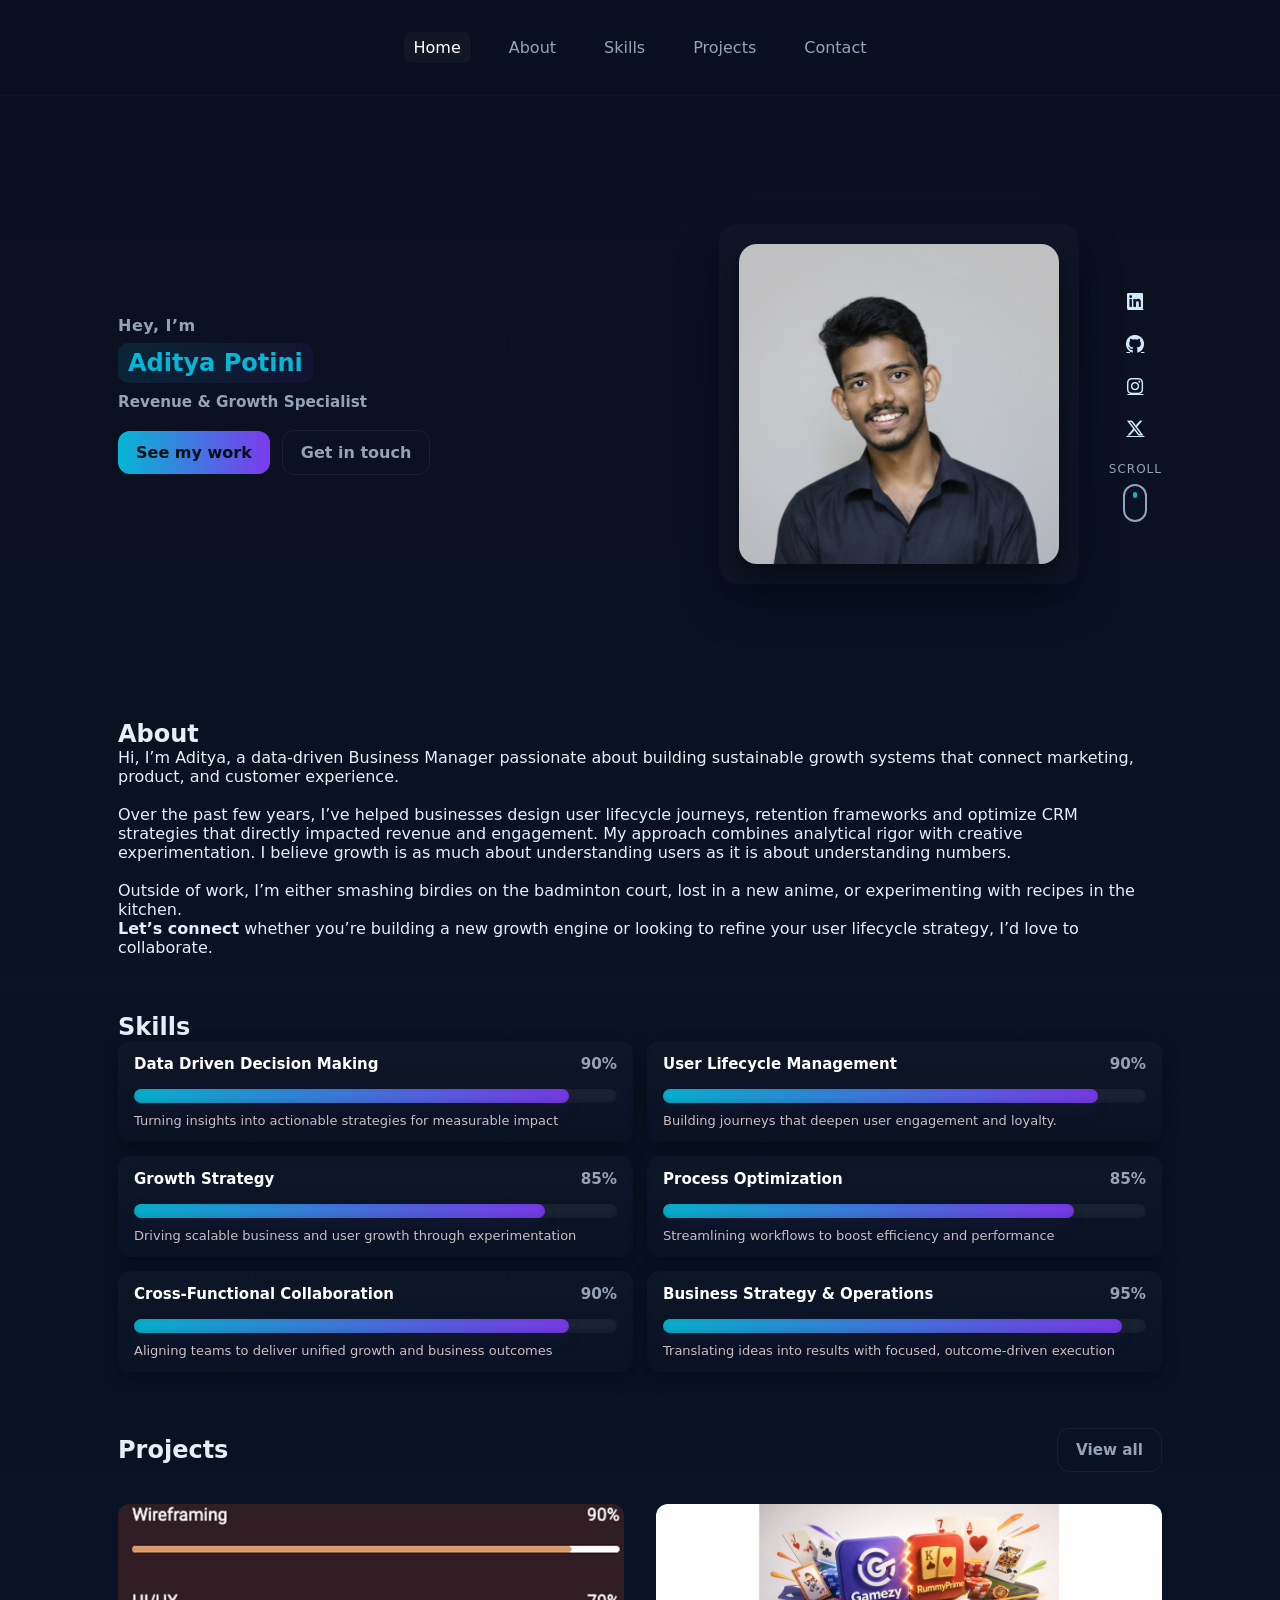
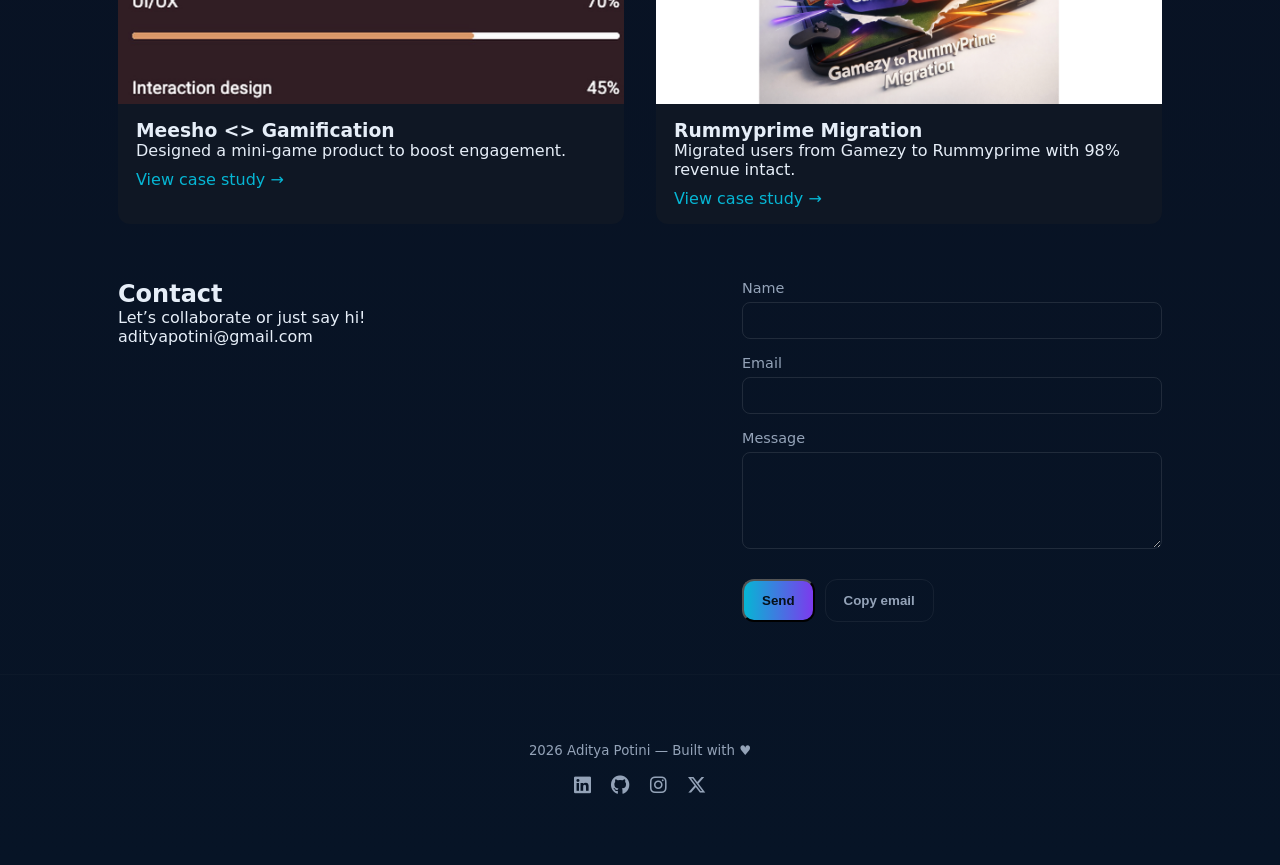
<file: index.html>
<!DOCTYPE html>
<html lang="en">
<head>
  <meta charset="utf-8" />
  <meta name="viewport" content="width=device-width,initial-scale=1" />
  <title>Aditya Potini — Revenue & Growth Specialist</title>
  <meta name="description" content="Revenue & Growth Specialist — CRM strategy, user lifecycle, and product growth." />
  <link rel="stylesheet" href="styles.css" />
  <link rel="stylesheet" href="https://cdnjs.cloudflare.com/ajax/libs/font-awesome/6.5.0/css/all.min.css"/>
</head>
<body>

  <header class="site-header">
    <div class="container header-inner">
      <button id="nav-toggle" class="nav-toggle" aria-label="Toggle navigation">
        <span></span><span></span><span></span>
      </button>
      <nav id="nav" class="nav" aria-label="Main navigation">
        <ul>
          <li><a href="#home" class="nav-link active">Home</a></li>
          <li><a href="#about" class="nav-link">About</a></li>
          <li><a href="#skills" class="nav-link">Skills</a></li>
          <li><a href="#projects" class="nav-link">Projects</a></li>
          <li><a href="#contact" class="nav-link">Contact</a></li>
        </ul>
      </nav>
    </div>
  </header>

  <main>

    <section id="home" class="hero">
      <div class="container hero-inner">

        <div class="hero-left">
          <p class="eyebrow">Hey, I’m</p>
          <h1 class="hero-title">Aditya Potini</h1>
          
          <div class="hero-meta">
            <ul class="skill-list">
              <li><strong>Revenue & Growth Specialist </strong></li>
            </ul>
          </div>
          <br>
          <div class="hero-ctas">
            <a class="btn primary" href="#projects">See my work</a>
            <a class="btn ghost" href="#contact">Get in touch</a>
          </div>

        </div>

        <div class="hero-right">
          <div class="hero-card">
            <img src="images/profile.jpg" alt="Aditya Potini" class="profile-photo" />
          </div>

          <div class="hero-side">
            <div class="side-socials">
              <a class="linkedin" href="https://www.linkedin.com/in/potini-aditya/" target="_blank" aria-label="LinkedIn"><i class="fab fa-linkedin"></i></a>
              <a class="github" href="https://github.com/adityapotini-a11y" target="_blank" aria-label="GitHub"><i class="fab fa-github"></i></a>
              <a class="instagram" href="https://www.instagram.com/aditya_potini" target="_blank" aria-label="Instagram"><i class="fab fa-instagram"></i></a>
              <a class="x" href="https://x.com/PotiniAditya" target="_blank" aria-label="X"><i class="fab fa-x-twitter"></i></a>
            </div>

            <div class="scroll-cue">
              <span>Scroll</span>
              <div class="mouse"><div class="wheel"></div></div>
            </div>
          </div>
        </div>

      </div>
    </section>

    <section id="about" class="section">
      <div class="container">
        <h2>About</h2>
        <p class="lead">Hi, I’m Aditya, a data-driven Business Manager passionate about building sustainable growth systems that connect marketing, product, and customer experience.
                <br><br>Over the past few years, I’ve helped businesses design user lifecycle journeys, retention frameworks and optimize CRM strategies that directly impacted revenue and engagement.
                My approach combines analytical rigor with creative experimentation. I believe growth is as much about understanding users as it is about understanding numbers.
                <br><br>Outside of work, I’m either smashing birdies on the badminton court, lost in a new anime, or experimenting with recipes in the kitchen.
                <br><strong>Let’s connect</strong> whether you’re building a new growth engine or looking to refine your user lifecycle strategy, I’d love to collaborate.
            </p>
      </div>
    </section>

    <section id="skills" class="section bg-muted">
      <div class="container">
        <h2>Skills</h2>

        <div class="skills-grid revamp">
          <div class="skill" data-percent="90" tabindex="0" aria-label="Data Driven Decision Making">
            <div class="skill-header">
              <div class="skill-name">Data Driven Decision Making</div>
              <div class="skill-value" aria-hidden="true">0%</div>
            </div>
            <div class="bar-wrap" role="progressbar" aria-valuemin="0" aria-valuemax="100" aria-valuenow="0">
              <div class="bar">
                <div class="bar-fill"></div>
                <div class="bar-tip">Data Driven Decision Making — 90%</div>
              </div>
            </div>
            <div class="skill-desc">Turning insights into actionable strategies for measurable impact</div>
          </div>

          <div class="skill" data-percent="90" tabindex="0" aria-label="User Lifecycle Management">
            <div class="skill-header">
              <div class="skill-name">User Lifecycle Management</div>
              <div class="skill-value" aria-hidden="true">0%</div>
            </div>
            <div class="bar-wrap" role="progressbar" aria-valuemin="0" aria-valuemax="100" aria-valuenow="0">
              <div class="bar">
                <div class="bar-fill"></div>
                <div class="bar-tip">User Lifecycle Management — 90%</div>
              </div>
            </div>
            <div class="skill-desc">Building journeys that deepen user engagement and loyalty.</div>
          </div>

          <div class="skill" data-percent="85" tabindex="0" aria-label="Growth Strategy">
            <div class="skill-header">
              <div class="skill-name">Growth Strategy</div>
              <div class="skill-value" aria-hidden="true">0%</div>
            </div>
            <div class="bar-wrap" role="progressbar" aria-valuemin="0" aria-valuemax="100" aria-valuenow="0">
              <div class="bar">
                <div class="bar-fill"></div>
                <div class="bar-tip">Growth Strategy — 85%</div>
              </div>
            </div>
            <div class="skill-desc">Driving scalable business and user growth through experimentation</div>
          </div>

          <div class="skill" data-percent="85" tabindex="0" aria-label="Process Optimization">
            <div class="skill-header">
              <div class="skill-name">Process Optimization</div>
              <div class="skill-value" aria-hidden="true">0%</div>
            </div>
            <div class="bar-wrap" role="progressbar" aria-valuemin="0" aria-valuemax="100" aria-valuenow="0">
              <div class="bar">
                <div class="bar-fill"></div>
                <div class="bar-tip">Process Optimization — 85%</div>
              </div>
            </div>
            <div class="skill-desc">Streamlining workflows to boost efficiency and performance</div>
          </div>

          <div class="skill" data-percent="90" tabindex="0" aria-label="Cross-Functional Collaboration">
            <div class="skill-header">
              <div class="skill-name">Cross-Functional Collaboration</div>
              <div class="skill-value" aria-hidden="true">0%</div>
            </div>
            <div class="bar-wrap" role="progressbar" aria-valuemin="0" aria-valuemax="100" aria-valuenow="0">
              <div class="bar">
                <div class="bar-fill"></div>
                <div class="bar-tip">Cross-Functional Collaboration — 90%</div>
              </div>
            </div>
            <div class="skill-desc">Aligning teams to deliver unified growth and business outcomes</div>
          </div>

          <div class="skill" data-percent="95" tabindex="0" aria-label="Business Strategy & Operations">
            <div class="skill-header">
              <div class="skill-name">Business Strategy & Operations</div>
              <div class="skill-value" aria-hidden="true">0%</div>
            </div>
            <div class="bar-wrap" role="progressbar" aria-valuemin="0" aria-valuemax="100" aria-valuenow="0">
              <div class="bar">
                <div class="bar-fill"></div>
                <div class="bar-tip">Business Strategy & Operations — 95%</div>
              </div>
            </div>
            <div class="skill-desc">Translating ideas into results with focused, outcome-driven execution</div>
          </div>

        </div>
      </div>
    </section>

<section id="projects" class="section">
  <div class="container">

    <div class="section-header">
      <h2>Projects</h2>
      <a href="projects.html" class="btn ghost view-all">View all</a>
    </div>

    <div class="projects-row">
      <article class="project-card">
        <img src="images/project2-1200.jpg" alt="Meesho Gamification" class="project-img" loading="lazy" />
        <div class="project-content">
          <h3>Meesho <> Gamification</h3>
          <p>Designed a mini-game product to boost engagement.</p>
          <a href="https://www.figma.com/slides/kXOizM3h6haDOddM2yCNJB/Mini-Games?node-id=1-2232&t=a9RXMoNcwJnkuTYv-1"
             class="project-link">View case study →</a>
        </div>
      </article>

      <article class="project-card">
        <img src="images/project3-1200.jpg" alt="Rummyprime Migration" class="project-img" loading="lazy" />
        <div class="project-content">
          <h3>Rummyprime Migration</h3>
          <p>Migrated users from Gamezy to Rummyprime with 98% revenue intact.</p>
          <a href="https://www.figma.com/slides/WIv1gRalsdqgYY54H8X1F6/Rummyprime?node-id=2190-2074&t=EuYDXsN1j1mQWg0J-1" 
              class="project-link">View case study →</a>
        </div>
      </article>
    </div>

  </div>
</section>


    <section id="contact" class="section contact-section bg-dark">
      <div class="container contact-inner">
        <div>
          <h2>Contact</h2>
          <p>Let’s collaborate or just say hi!</p>
          <p class="email-large">adityapotini@gmail.com</p>
        </div>

        <form id="contact-form" class="contact-form" action="mailto:adityapotini@gmail.com" method="post" enctype="text/plain">
          <label><span>Name</span><input name="name" required /></label>
          <label><span>Email</span><input name="email" type="email" required /></label>
          <label><span>Message</span><textarea name="message" rows="5" required></textarea></label>

          <div class="form-actions">
            <button type="submit" class="btn primary">Send</button>
            <button type="button" id="copy-email" class="btn ghost">Copy email</button>
          </div>

          <p id="form-msg" class="form-msg" aria-live="polite"></p>
        </form>
      </div>
    </section>
  </main>

  <footer class="site-footer">
    <div class="container">
      <small><span id="year"></span> Aditya Potini — Built with ♥</small>
      <div class="socials">
        <a class="linkedin" href="https://www.linkedin.com/in/potini-aditya/" target="_blank" aria-label="LinkedIn"><i class="fab fa-linkedin"></i></a>
        <a class="github" href="https://github.com/adityapotini-a11y" target="_blank" aria-label="GitHub"><i class="fab fa-github"></i></a>
        <a class="instagram" href="https://www.instagram.com/aditya_potini" target="_blank" aria-label="Instagram"><i class="fab fa-instagram"></i></a>
        <a class="x" href="https://x.com/PotiniAditya" target="_blank" aria-label="X"><i class="fab fa-x-twitter"></i></a>
      </div>
    </div>
  </footer>

  <script src="script.js"></script>
</body>
</html>
</file>
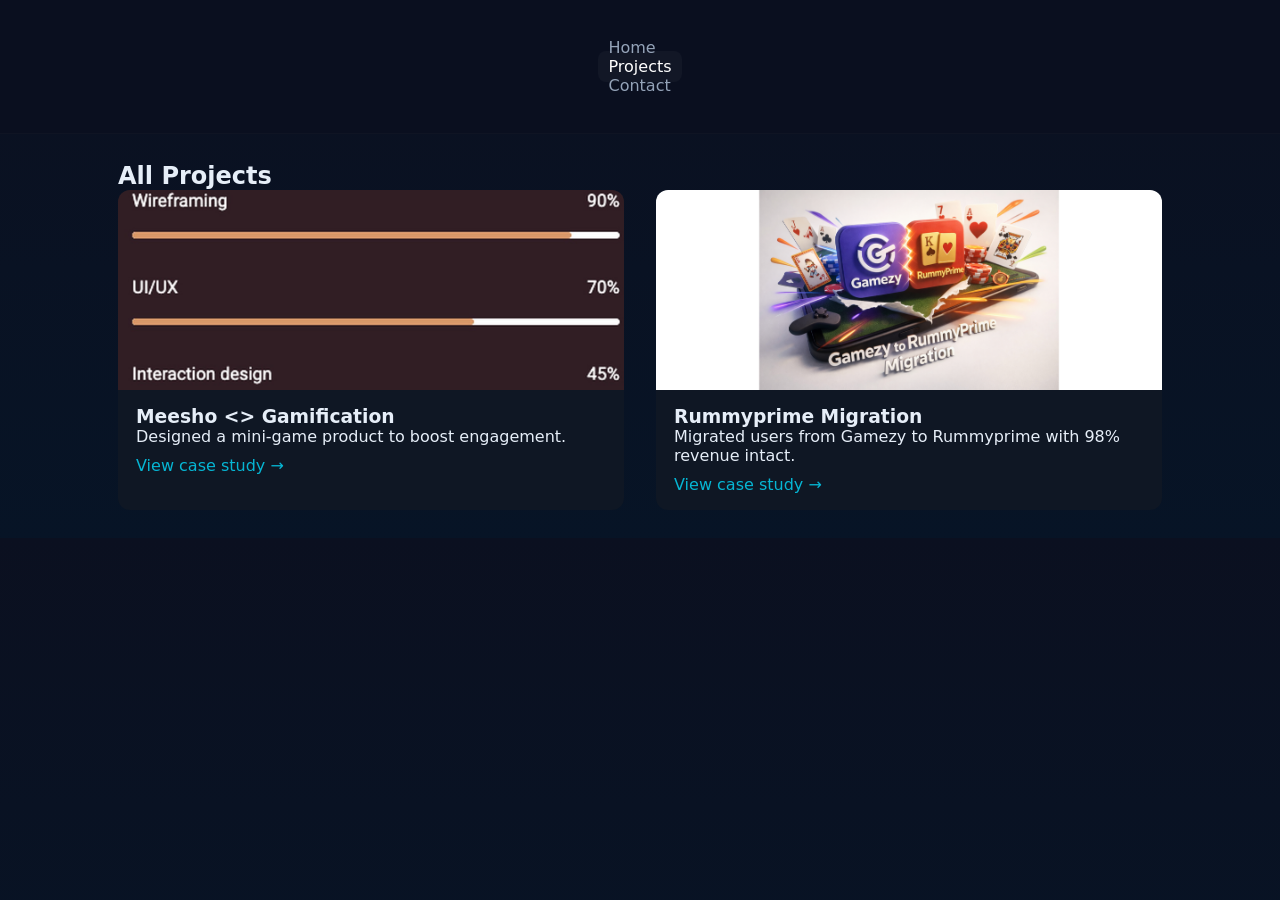
<file: projects.html>
<!DOCTYPE html>
<html lang="en">
<head>
  <meta charset="utf-8" />
  <meta name="viewport" content="width=device-width, initial-scale=1" />
  <title>Projects — Aditya Potini</title>
  <meta name="description" content="All projects by Aditya Potini" />
  <link rel="stylesheet" href="styles.css" />
</head>
<body>

  <header class="site-header">
    <div class="container header-inner">
      <nav class="nav open">
        <ul>
          <li><a href="index.html#home">Home</a></li>
          <li><a href="index.html#projects" class="active">Projects</a></li>
          <li><a href="index.html#contact">Contact</a></li>
        </ul>
      </nav>
    </div>
  </header>

  <main>
    <section class="section">
      <div class="container">
        <h1>All Projects</h1>

        <div class="projects-row">
          <!-- Reuse same project cards -->
          
          <article class="project-card">
            <img src="images/project2-1200.jpg" class="project-img" alt="Meesho Gamification" />
            <div class="project-content">
              <h3>Meesho <> Gamification</h3>
              <p>Designed a mini-game product to boost engagement.</p>
              <a href="#" class="project-link">View case study →</a>
            </div>
          </article>

          <article class="project-card">
            <img src="images/project3-1200.jpg" class="project-img" alt="Rummyprime Migration" />
            <div class="project-content">
              <h3>Rummyprime Migration</h3>
              <p>Migrated users from Gamezy to Rummyprime with 98% revenue intact.</p>
              <a href="#" class="project-link">View case study →</a>
            </div>
          </article>

          <!-- Add more here -->
        </div>

      </div>
    </section>
  </main>

</body>
</html>
</file>
<file: styles.css>
:root {
	--bg: #0b1020;
	--card: #0f1724;
	--muted: #94a3b8;
	--accent: #06b6d4;
	--glass: rgba(255, 255, 255, 0.03);

  /* header height used by scroll-margin-top */
  --site-header-height: 72px;
}

/* Ensure sections are offset from sticky header when scrolled to */
section {
  scroll-margin-top: calc(var(--site-header-height) + 12px);
}

* {
	box-sizing: border-box;
	margin: 0;
	padding: 0
}

html {
	scroll-behavior: smooth
}

body {
	font-family: Inter, system-ui, -apple-system, "Segoe UI", Roboto, "Helvetica Neue", Arial;
	background: linear-gradient(180deg, var(--bg) 0%, #071426 100%);
	color: #e6eef8;
	-webkit-font-smoothing: antialiased;
}

.container {
	max-width: 1100px;
	margin: 0 auto;
	padding: 28px
}

/* Header - centered nav */
header.site-header {
	position: sticky;
	top: 0;
	background: rgba(11, 16, 32, 0.95);
	backdrop-filter: blur(8px);
	z-index: 20;
	border-bottom: 1px solid rgba(255, 255, 255, 0.02);
}

.header-inner {
	display: flex;
	justify-content: center;
	align-items: center;
}

.nav ul {
	display: flex;
	gap: 28px;
	list-style: none;
	justify-content: center;
	flex-wrap: wrap;
	padding: 10px 0;
}

.nav a {
	color: var(--muted);
	text-decoration: none;
	padding: 6px 10px;
	border-radius: 8px;
	font-weight: 500;
	transition: background .2s, color .2s;
}

.nav a:hover,
.nav a.active {
	color: #fff;
	background: var(--glass);
}

/* Nav toggle (mobile) */
.nav-toggle {
	display: none;
	background: none;
	border: 0;
	cursor: pointer;
	position: absolute;
	left: 20px;
	top: 18px;
}

.nav-toggle span {
	display: block;
	width: 22px;
	height: 2px;
	margin: 4px;
	background: var(--muted);
	border-radius: 2px
}

.nav.open ul {
	display: block
}

/* Hero */
.hero {
	padding: 100px 0 80px;
	position: relative;
	overflow: visible
}

.hero-inner {
	display: grid;
	grid-template-columns: 1fr 420px;
	gap: 40px;
	align-items: center
}

.eyebrow {
	color: var(--muted);
	font-weight: 600;
	letter-spacing: .5px;
	margin-bottom: 8px
}

.hero-title {
	color: var(--accent);
	background: linear-gradient(90deg, rgba(6, 182, 212, 0.12), rgba(124, 58, 237, 0.08));
	padding: 6px 10px;
	border-radius: 10px;
	display: inline-block;
}

.hero-ctas {
	display: flex;
	gap: 12px;
	align-items: center;
	margin-bottom: 18px
}

.btn {
	padding: 12px 18px;
	border-radius: 12px;
	font-weight: 700;
	text-decoration: none;
	display: inline-block
}

.btn.primary {
	background: linear-gradient(90deg, var(--accent), #7c3aed);
	color: #061018
}

.btn.ghost {
	background: transparent;
	border: 1px solid rgba(255, 255, 255, 0.06);
	color: var(--muted)
}

.hero-meta {
	margin-top: 10px
}

.skill-list {
	display: flex;
	gap: 12px;
	list-style: none;
	color: var(--muted);
	font-size: .95rem
}

.hero-right {
	display: flex;
	align-items: center;
	justify-content: flex-end;
	gap: 18px
}

.hero-card {
	background: linear-gradient(180deg, rgba(255, 255, 255, 0.02), rgba(255, 255, 255, 0.01));
	border-radius: 18px;
	padding: 20px;
	box-shadow: 0 20px 40px rgba(3, 8, 20, 0.45);
	display: flex;
	align-items: center;
	justify-content: center
}

.profile-photo {
	width: 320px;
	height: 320px;
	object-fit: cover;
	border-radius: 18px;
	box-shadow: 0 12px 30px rgba(0, 0, 0, 0.45);
	transition: transform .45s ease
}

.profile-photo:hover {
	transform: translateY(-6px)
}

.hero-side {
	display: flex;
	flex-direction: column;
	gap: 18px;
	align-items: center;
	margin-left: 12px
}

.side-socials {
	display: flex;
	flex-direction: column;
	gap: 12px
}

.side-socials a {
	color: #cfeafd;
	font-size: 1.15rem;
	display: inline-flex;
	align-items: center;
	justify-content: center;
	padding: 6px;
	border-radius: 8px;
	transition: transform .18s, color .18s
}

.side-socials a:hover {
	transform: translateX(4px)
}

/* Mouse Scroll Animation */
.scroll-cue {
	display: flex;
	flex-direction: column;
	align-items: center;
	gap: 8px;
	font-size: 0.75rem;
	color: var(--muted);
	letter-spacing: 1px;
	text-transform: uppercase;
}

.mouse {
	width: 24px;
	height: 38px;
	border: 2px solid var(--muted);
	border-radius: 14px;
	position: relative;
}

.wheel {
	width: 4px;
	height: 6px;
	background: var(--accent);
	border-radius: 2px;
	position: absolute;
	top: 6px;
	left: 50%;
	transform: translateX(-50%);
	animation: scrollWheel 1.5s infinite;
}

@keyframes scrollWheel {
	0% { top: 6px; opacity: 1; }
	100% { top: 24px; opacity: 0; }
}

/* Projects grid */
.projects {
	display: grid;
	grid-template-columns: repeat(auto-fit, minmax(250px, 1fr));
	gap: 20px;
}

.project-card {
	background: var(--card);
	border-radius: 12px;
	overflow: hidden;
	transition: transform .3s ease, box-shadow 0.28s ease;
}

.project-card:hover {
	transform: translateY(-4px);
	box-shadow: 0 10px 26px rgba(0,0,0,0.45);
}

.project-img {
	width: 100%;
	height: 200px;
	object-fit: cover;
	display: block;
}

.project-content {
	padding: 16px 18px;
}

.project-link {
	display: inline-block;
	margin-top: 10px;
	color: var(--accent);
	text-decoration: none;
	font-weight: 500;
}

/* Projects header + single-row layout */
.section-header {
  display: flex;
  justify-content: space-between;
  align-items: center;
  margin-bottom: 2rem;
}

.projects-row {
  display: grid;
  grid-template-columns: repeat(2, 1fr);
  gap: 2rem;
}

/* View all button */
.view-all {
  font-size: 0.95rem;
}

/* Mobile fallback */
@media (max-width: 768px) {
  .projects-row {
    grid-template-columns: 1fr;
  }

  .section-header {
    flex-direction: column;
    align-items: flex-start;
    gap: 12px;
  }
}



/* Contact layout */
.contact-inner {
	display: grid;
	grid-template-columns: 1fr 420px;
	gap: 30px;
}

.contact-form {
	display: flex;
	flex-direction: column;
	gap: 16px;
}

.contact-form label span {
	display: block;
	margin-bottom: 6px;
	font-size: 0.9rem;
	color: var(--muted);
}

.contact-form input,
.contact-form textarea {
	width: 100%;
	padding: 10px;
	background: transparent;
	border: 1px solid rgba(255, 255, 255, 0.1);
	border-radius: 8px;
	color: white;
	font-family: inherit;
}

.form-actions {
	display: flex;
	gap: 10px;
	margin-top: 10px
}

.form-msg {
	color: var(--muted);
	margin-top: 8px
}

/* Footer */
.site-footer {
	padding: 40px 0;
	border-top: 1px solid rgba(255,255,255,0.02);
	text-align: center;
	color: var(--muted);
}

.site-footer .container {
	display: flex;
	flex-direction: column;
	align-items: center;
	gap: 16px;
}

.socials {
	display: flex;
	gap: 20px;
}

.socials a {
	color: var(--muted);
	font-size: 1.2rem;
	transition: color 0.2s;
}

.socials a:hover {
	color: var(--accent);
}

/* Skills Styles */
.skills-grid.revamp {
  display: grid;
  gap: 14px;
  grid-template-columns: 1fr;
}

@media (min-width: 720px) {
  .skills-grid.revamp {
    grid-template-columns: repeat(2, minmax(0, 1fr));
    align-items: start;
  }
}

.skills-grid.revamp .skill {
  background: linear-gradient(180deg, rgba(255,255,255,0.02), rgba(0,0,0,0.02));
  border-radius: 12px;
  padding: 14px 16px;
  box-shadow: 0 6px 18px rgba(0,0,0,0.35);
  text-align: left;
  transition: transform 160ms ease, box-shadow 160ms ease;
  width: 100%;
  box-sizing: border-box;
}

.skills-grid.revamp .skill:focus,
.skills-grid.revamp .skill:hover{
  transform: translateY(-6px);
  box-shadow: 0 12px 30px rgba(0,0,0,0.5);
}

.skills-grid.revamp .skill-header{
  display:flex;
  justify-content: space-between;
  align-items: center;
  gap: 12px;
  margin-bottom: 10px;
}

.skills-grid.revamp .skill-name{
  font-weight: 600;
  color: #fff;
  font-size: 15px;
}

.skills-grid.revamp .skill-desc{
  margin-top: 10px;
  font-size: 13px;
  color: #cbbfc1;
}

.skills-grid.revamp .skill-value{
  font-weight: 700;
  color: var(--muted);
  min-width: 44px;
  text-align: right;
  font-size: 0.95rem;
}

.skills-grid.revamp .bar-wrap{
  background: transparent;
  padding: 6px 0 0 0;
}

.skills-grid.revamp .bar{
  position: relative;
  height: 12px;
  background: rgba(255,255,255,0.06);
  border-radius: 999px;
  overflow: visible;
  box-shadow: inset 0 -2px 4px rgba(0,0,0,0.18);
}

.skills-grid.revamp .bar-fill{
  height: 100%;
  width: 0%;
  border-radius: 999px;
  background: linear-gradient(90deg, rgba(6,182,212,0.95), rgba(124,58,237,0.95));
  box-shadow: 0 6px 18px rgba(124,58,237,0.08), inset 0 -2px 6px rgba(0,0,0,0.12);
  transition: width 1100ms cubic-bezier(.2,.9,.25,1);
}

.skills-grid.revamp .bar-tip{
  position: absolute;
  right: 6px;
  top: -32px;
  background: rgba(0,0,0,0.7);
  color: #fff;
  padding: 6px 8px;
  border-radius: 8px;
  font-size: 12px;
  white-space: nowrap;
  transform: translateY(6px);
  opacity: 0;
  pointer-events: none;
  transition: opacity 160ms ease, transform 160ms ease;
}

.skills-grid.revamp .skill:hover .bar-tip,
.skills-grid.revamp .skill:focus .bar-tip{
  opacity: 1;
  transform: translateY(0);
}

@media (min-width: 720px) {
  .skills-grid.revamp .skill-value { min-width: 48px; }
  .skills-grid.revamp .bar { height: 14px; }
  .skills-grid.revamp .bar-tip { top: -36px; font-size: 13px; }
}

@media (prefers-reduced-motion: reduce) {
  .skills-grid.revamp .bar-fill { transition: none !important; }
  .skills-grid.revamp .skill { transition: none !important; transform: none !important; }
}

/* =========================================
   RESPONSIVE / MOBILE FIXES
   ========================================= */

@media (max-width: 968px) {
  
  /* 1. Hero Mobile Layout: Stack content vertically */
  .hero-inner {
    grid-template-columns: 1fr; /* Single column */
    gap: 50px;
    text-align: center;
  }

  .hero-left {
    order: 1; /* Text first */
    display: flex;
    flex-direction: column;
    align-items: center;
  }
  
  .hero-ctas {
    justify-content: center;
  }

  /* 2. Hero Image: Stack under text */
  .hero-right {
    order: 2; /* Image second */
    flex-direction: column; /* Stack image and social icons */
    justify-content: center;
    width: 100%;
    margin-left: 0;
  }

  .hero-card {
    margin-bottom: 24px;
  }

  .profile-photo {
    width: 260px;
    height: 260px;
    max-width: 100%;
  }

  /* 3. Hero Socials: Horizontal on mobile */
  .hero-side {
    margin-left: 0;
    flex-direction: row;
    width: 100%;
    justify-content: center;
  }

  .side-socials {
    flex-direction: row;
    gap: 20px;
  }
  
  /* Hide scroll cue on mobile to save space */
  .scroll-cue {
    display: none; 
  }

  /* 4. Contact Section Mobile Fix */
  .contact-inner {
    grid-template-columns: 1fr;
    gap: 20px;
    align-items: stretch;
  }
  .contact-form { order: 1; }
  .contact-inner > div:first-child { order: 0; }
}

@media (max-width: 968px) {
  /* Hero fixes (from previous step) */
  .hero-inner {
    grid-template-columns: 1fr;
    gap: 50px;
    text-align: center;
  }
  .hero-left { order: 1; display: flex; flex-direction: column; align-items: center; }
  .hero-ctas { justify-content: center; }
  .hero-right { order: 2; flex-direction: column; justify-content: center; width: 100%; margin-left: 0; }
  .profile-photo { width: 260px; height: 260px; max-width: 100%; }
  .hero-side { margin-left: 0; flex-direction: row; width: 100%; justify-content: center; }
  .side-socials { flex-direction: row; gap: 20px; }
  .scroll-cue { display: none; }
  
  /* Contact fixes */
  .contact-inner { grid-template-columns: 1fr; gap: 20px; }
  .contact-form { order: 1; }
  .contact-inner > div:first-child { order: 0; }
}

/* NAVIGATION MENU MOBILE STYLES */
@media (max-width: 768px) {
  /* 1. Show the Toggle Button */
  .nav-toggle {
    display: block;
    z-index: 1001; /* Higher than the menu overlay */
  }
  
  /* 2. The Menu Overlay - Fixes "breaking" layout */
  .nav {
    position: fixed;
    top: 0; left: 0; right: 0; bottom: 0;
    height: 100vh; /* Full screen height */
    background: rgba(11, 16, 32, 0.98);
    backdrop-filter: blur(12px);
    display: flex;
    flex-direction: column;
    align-items: center;
    justify-content: flex-start; /* Start from top */
    padding-top: 100px; /* Push links down so they aren't hidden by top header */
    opacity: 0;
    pointer-events: none;
    transition: opacity 0.3s ease;
    z-index: 1000; /* High z-index to sit on top of everything */
  }
  
  /* 3. Open State */
  .nav.open {
    opacity: 1;
    pointer-events: auto;
  }
  
  /* 4. Menu Links */
  .nav ul {
    flex-direction: column;
    gap: 32px;
    text-align: center;
    width: 100%;
  }
  
  .nav a {
    font-size: 1.5rem;
    display: block;
    padding: 10px;
  }
}
</file>
